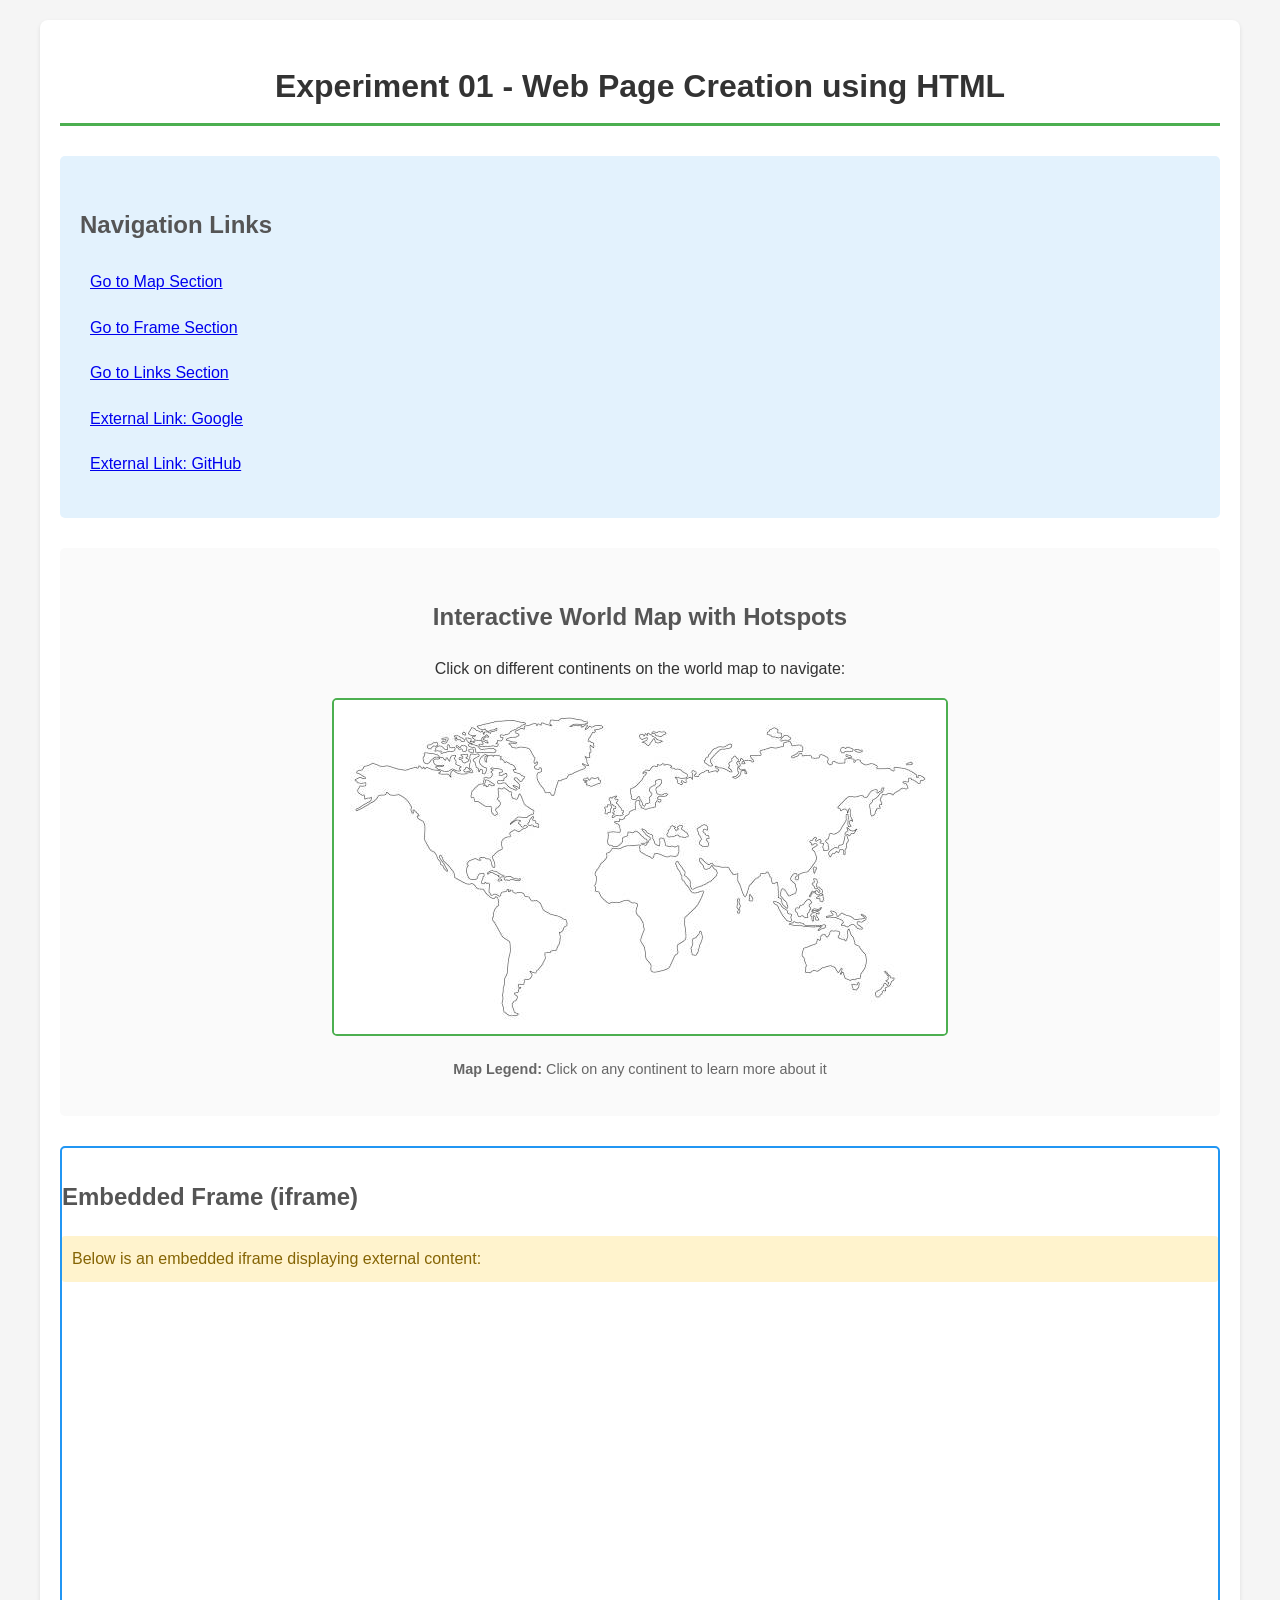
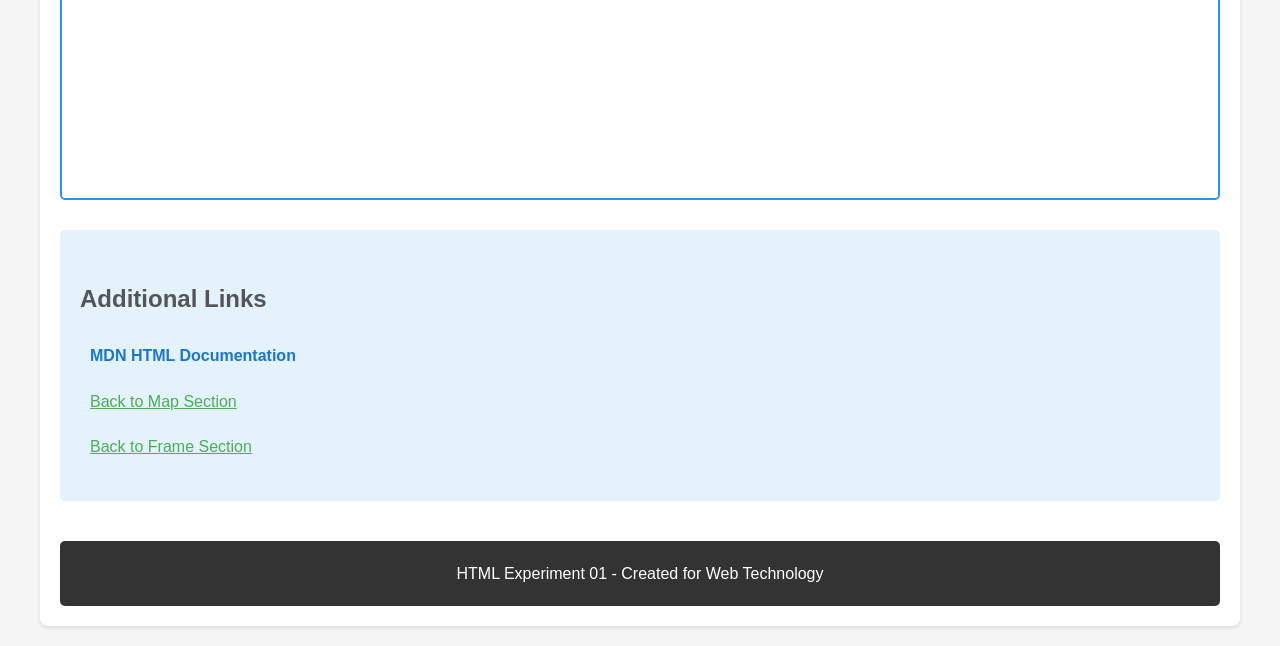
<file: Expt 01/index.html>
<!DOCTYPE html>
<html lang="en">
  <head>
    <meta charset="UTF-8" />
    <meta name="viewport" content="width=device-width, initial-scale=1.0" />
    <meta name="description" content="Web tech Expt 01" />
    <title>Web Tech Expt 01</title>

    <link rel="stylesheet" href="styles.css" />

    <style>
      body {
        font-family: Arial, sans-serif;
        margin: 0;
        padding: 20px;
        background-color: #f5f5f5;
      }

      .container {
        max-width: 1200px;
        margin: 0 auto;
        background-color: white;
        padding: 20px;
        border-radius: 8px;
        box-shadow: 0 2px 4px rgba(0, 0, 0, 0.1);
      }

      h1 {
        color: #333;
        text-align: center;
        border-bottom: 3px solid #4caf50;
        padding-bottom: 10px;
      }

      h2 {
        color: #555;
        margin-top: 30px;
      }

      .map-container {
        text-align: center;
        margin: 30px 0;
        padding: 20px;
        background-color: #fafafa;
        border-radius: 5px;
      }

      .map-image {
        border: 2px solid #4caf50;
        border-radius: 5px;
      }

      .frame-container {
        margin: 30px 0;
        border: 2px solid #2196f3;
        border-radius: 5px;
        overflow: hidden;
      }

      .links-section {
        margin: 30px 0;
        padding: 20px;
        background-color: #e3f2fd;
        border-radius: 5px;
      }

      .links-section ul {
        list-style-type: none;
        padding: 0;
      }

      .links-section li {
        margin: 10px 0;
      }
    </style>
  </head>
  <body>
    <div class="container">
      <h1>Experiment 01 - Web Page Creation using HTML</h1>

      <div class="links-section">
        <h2>Navigation Links</h2>
        <ul>
          <li><a href="#map-section">Go to Map Section</a></li>
          <li><a href="#frame-section">Go to Frame Section</a></li>
          <li><a href="#links-section">Go to Links Section</a></li>
          <li>
            <a href="https://www.google.com" target="_blank"
              >External Link: Google</a
            >
          </li>
          <li>
            <a href="https://www.github.com" target="_blank"
              >External Link: GitHub</a
            >
          </li>
        </ul>
      </div>

      <div id="map-section" class="map-container">
        <h2>Interactive World Map with Hotspots</h2>
        <p>Click on different continents on the world map to navigate:</p>

        <img
          src="public/world_map.jpg"
          alt="World Map"
          usemap="#worldmap"
          class="map-image"
          style="max-width: 100%; height: auto"
        />

        <map name="worldmap">
          <area
            shape="poly"
            coords="100,100,250,80,300,120,280,200,200,220,120,180"
            href="https://www.wikipedia.org/wiki/North_America"
            alt="North America"
            target="_blank"
            title="North America - Click to learn more"
          />

          <area
            shape="poly"
            coords="200,250,280,240,300,320,250,380,200,360"
            href="https://www.wikipedia.org/wiki/South_America"
            alt="South America"
            target="_blank"
            title="South America - Click to learn more"
          />

          <area
            shape="poly"
            coords="400,80,500,70,520,120,480,150,420,140"
            href="https://www.wikipedia.org/wiki/Europe"
            alt="Europe"
            target="_blank"
            title="Europe - Click to learn more"
          />

          <area
            shape="poly"
            coords="450,180,520,170,540,280,500,320,460,300"
            href="https://www.wikipedia.org/wiki/Africa"
            alt="Africa"
            target="_blank"
            title="Africa - Click to learn more"
          />

          <area
            shape="poly"
            coords="550,80,700,70,720,150,680,220,600,200,560,140"
            href="https://www.wikipedia.org/wiki/Asia"
            alt="Asia"
            target="_blank"
            title="Asia - Click to learn more"
          />

          <area
            shape="circle"
            coords="650,320,40"
            href="https://www.wikipedia.org/wiki/Australia"
            alt="Australia"
            target="_blank"
            title="Australia - Click to learn more"
          />
        </map>

        <p style="margin-top: 15px; font-size: 0.9em; color: #666">
          <strong>Map Legend:</strong> Click on any continent to learn more
          about it
        </p>
      </div>

      <div id="frame-section" class="frame-container">
        <h2>Embedded Frame (iframe)</h2>
        <p
          style="
            padding: 10px;
            background-color: #fff3cd;
            color: #856404;
            border-radius: 3px;
          "
        >
          Below is an embedded iframe displaying external content:
        </p>

        <iframe
          src="https://www.wikipedia.org/wiki/HTML"
          width="100%"
          height="500"
          frameborder="0"
          style="border: none; display: block"
          title="Embedded Wikipedia Page"
        >
          <p>
            Your browser does not support iframes.
            <a href="https://www.wikipedia.org/wiki/HTML" target="_blank"
              >Click here</a
            >
            to view the content.
          </p>
        </iframe>
      </div>

      <div id="links-section" class="links-section">
        <h2>Additional Links</h2>
        <ul>
          <li>
            <a
              href="https://developer.mozilla.org/en-US/docs/Web/HTML"
              target="_blank"
              style="color: #1976d2; text-decoration: none; font-weight: bold"
            >
              MDN HTML Documentation
            </a>
          </li>
          <li>
            <a
              href="#map-section"
              style="color: #4caf50; text-decoration: underline"
            >
              Back to Map Section
            </a>
          </li>
          <li>
            <a
              href="#frame-section"
              style="color: #4caf50; text-decoration: underline"
            >
              Back to Frame Section
            </a>
          </li>
        </ul>
      </div>

      <footer
        style="
          margin-top: 40px;
          padding: 20px;
          text-align: center;
          background-color: #333;
          color: white;
          border-radius: 5px;
        "
      >
        <p style="margin: 0">HTML Experiment 01 - Created for Web Technology</p>
      </footer>
    </div>
  </body>
</html>
</file>
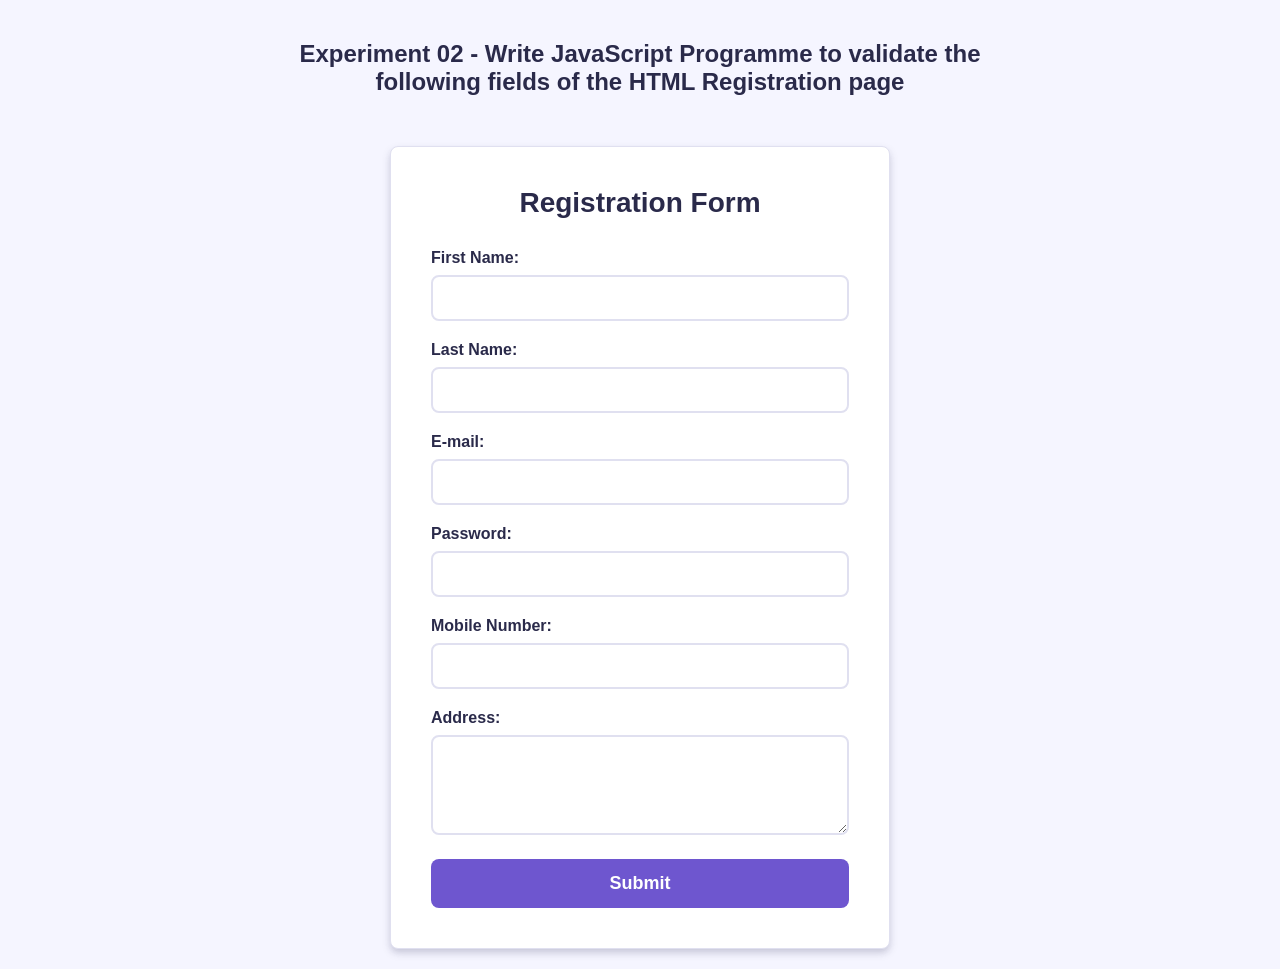
<file: Expt 02/index.html>
<!DOCTYPE html>
<html lang="en">
  <head>
    <meta charset="UTF-8" />
    <meta name="viewport" content="width=device-width, initial-scale=1.0" />
    <title>Web Tech Expt 02</title>
    <link rel="stylesheet" href="styles.css" />
  </head>
  <body>
    <div class="title-container">
      <h1>
        Experiment 02 - Write JavaScript Programme to validate the following
        fields of the HTML Registration page
      </h1>
    </div>
    <div class="container">
      <h1>Registration Form</h1>
      <form id="registrationForm">
        <div class="form-group">
          <label for="firstName">First Name:</label>
          <input type="text" id="firstName" name="firstName" required />
        </div>

        <div class="form-group">
          <label for="lastName">Last Name:</label>
          <input type="text" id="lastName" name="lastName" required />
        </div>

        <div class="form-group">
          <label for="email">E-mail:</label>
          <input type="email" id="email" name="email" required />
        </div>

        <div class="form-group">
          <label for="password">Password:</label>
          <input type="password" id="password" name="password" required />
        </div>

        <div class="form-group">
          <label for="mobile">Mobile Number:</label>
          <input type="text" id="mobile" name="mobile" required />
        </div>

        <div class="form-group">
          <label for="address">Address:</label>
          <textarea id="address" name="address" rows="4" required></textarea>
        </div>

        <button type="submit">Submit</button>
      </form>
    </div>
    <script src="index.js"></script>
  </body>
</html>
</file>
<file: Expt 01/styles.css>
* {
  box-sizing: border-box;
}

body {
  line-height: 1.6;
  color: #333;
}

.container {
  animation: fadeIn 0.5s ease-in;
}

@keyframes fadeIn {
  from {
    opacity: 0;
    transform: translateY(20px);
  }
  to {
    opacity: 1;
    transform: translateY(0);
  }
}

a {
  transition: all 0.3s ease;
}

a:hover {
  opacity: 0.8;
  transform: translateX(5px);
}

a:visited {
  color: #7b1fa2;
}

a:active {
  color: #e91e63;
}

.frame-container {
  background-color: #ffffff;
  transition: border-color 0.3s ease;
}

.frame-container:hover {
  border-color: #1976d2;
}

iframe {
  background-color: #ffffff;
}

.links-section {
  transition: background-color 0.3s ease;
}

.links-section:hover {
  background-color: #bbdefb;
}

.links-section a {
  display: inline-block;
  padding: 5px 10px;
  border-radius: 3px;
}

.links-section a:hover {
  background-color: rgba(255, 255, 255, 0.5);
}

@media (max-width: 768px) {
  .container {
    padding: 10px;
  }

  .map-image {
    width: 100%;
    height: auto;
  }

  iframe {
    height: 400px;
  }
}

@media print {
  .frame-container,
  iframe {
    display: none;
  }

  .links-section {
    background-color: transparent;
  }
}
</file>
<file: Expt 02/styles.css>
:root {
  --background: oklch(0.973 0.0133 286.1503);
  --foreground: oklch(0.3015 0.0572 282.4176);
  --card: oklch(1 0 0);
  --card-foreground: oklch(0.3015 0.0572 282.4176);
  --popover: oklch(1 0 0);
  --popover-foreground: oklch(0.3015 0.0572 282.4176);
  --primary: oklch(0.5417 0.179 288.0332);
  --primary-foreground: oklch(1 0 0);
  --secondary: oklch(0.9174 0.0435 292.6901);
  --secondary-foreground: oklch(0.4143 0.1039 288.1742);
  --muted: oklch(0.958 0.0133 286.1454);
  --muted-foreground: oklch(0.5426 0.0465 284.7435);
  --accent: oklch(0.9221 0.0373 262.141);
  --accent-foreground: oklch(0.3015 0.0572 282.4176);
  --destructive: oklch(0.6861 0.2061 14.9941);
  --destructive-foreground: oklch(1 0 0);
  --border: oklch(0.9115 0.0216 285.9625);
  --input: oklch(0.9115 0.0216 285.9625);
  --ring: oklch(0.5417 0.179 288.0332);
  --chart-1: oklch(0.5417 0.179 288.0332);
  --chart-2: oklch(0.7042 0.1602 288.988);
  --chart-3: oklch(0.5679 0.2113 276.7065);
  --chart-4: oklch(0.6356 0.1922 281.8054);
  --chart-5: oklch(0.4509 0.1758 279.3838);
  --sidebar: oklch(0.958 0.0133 286.1454);
  --sidebar-foreground: oklch(0.3015 0.0572 282.4176);
  --sidebar-primary: oklch(0.5417 0.179 288.0332);
  --sidebar-primary-foreground: oklch(1 0 0);
  --sidebar-accent: oklch(0.9221 0.0373 262.141);
  --sidebar-accent-foreground: oklch(0.3015 0.0572 282.4176);
  --sidebar-border: oklch(0.9115 0.0216 285.9625);
  --sidebar-ring: oklch(0.5417 0.179 288.0332);
  --font-sans: Inter, sans-serif;
  --font-serif: Georgia, serif;
  --font-mono: JetBrains Mono, monospace;
  --radius: 0.5rem;
  --shadow-x: 0px;
  --shadow-y: 4px;
  --shadow-blur: 10px;
  --shadow-spread: 0px;
  --shadow-opacity: 0.12;
  --shadow-color: hsl(240 30% 25%);
  --shadow-2xs: 0px 4px 10px 0px hsl(240 30% 25% / 0.06);
  --shadow-xs: 0px 4px 10px 0px hsl(240 30% 25% / 0.06);
  --shadow-sm: 0px 4px 10px 0px hsl(240 30% 25% / 0.12),
    0px 1px 2px -1px hsl(240 30% 25% / 0.12);
  --shadow: 0px 4px 10px 0px hsl(240 30% 25% / 0.12),
    0px 1px 2px -1px hsl(240 30% 25% / 0.12);
  --shadow-md: 0px 4px 10px 0px hsl(240 30% 25% / 0.12),
    0px 2px 4px -1px hsl(240 30% 25% / 0.12);
  --shadow-lg: 0px 4px 10px 0px hsl(240 30% 25% / 0.12),
    0px 4px 6px -1px hsl(240 30% 25% / 0.12);
  --shadow-xl: 0px 4px 10px 0px hsl(240 30% 25% / 0.12),
    0px 8px 10px -1px hsl(240 30% 25% / 0.12);
  --shadow-2xl: 0px 4px 10px 0px hsl(240 30% 25% / 0.3);
  --tracking-normal: 0em;
  --spacing: 0.25rem;
}

.light {
  --background: oklch(0.1743 0.0227 283.7998);
  --foreground: oklch(0.9185 0.0257 285.8834);
  --card: oklch(0.2284 0.0384 282.9324);
  --card-foreground: oklch(0.9185 0.0257 285.8834);
  --popover: oklch(0.2284 0.0384 282.9324);
  --popover-foreground: oklch(0.9185 0.0257 285.8834);
  --primary: oklch(0.7162 0.1597 290.3962);
  --primary-foreground: oklch(0.1743 0.0227 283.7998);
  --secondary: oklch(0.3139 0.0736 283.4591);
  --secondary-foreground: oklch(0.8367 0.0849 285.9111);
  --muted: oklch(0.271 0.0621 281.4377);
  --muted-foreground: oklch(0.7166 0.0462 285.1741);
  --accent: oklch(0.3354 0.0828 280.9705);
  --accent-foreground: oklch(0.9185 0.0257 285.8834);
  --destructive: oklch(0.6861 0.2061 14.9941);
  --destructive-foreground: oklch(1 0 0);
  --border: oklch(0.3261 0.0597 282.5832);
  --input: oklch(0.3261 0.0597 282.5832);
  --ring: oklch(0.7162 0.1597 290.3962);
  --chart-1: oklch(0.7162 0.1597 290.3962);
  --chart-2: oklch(0.6382 0.1047 274.9117);
  --chart-3: oklch(0.7482 0.1235 244.7492);
  --chart-4: oklch(0.7124 0.0977 186.6761);
  --chart-5: oklch(0.7546 0.1831 346.8124);
  --sidebar: oklch(0.2284 0.0384 282.9324);
  --sidebar-foreground: oklch(0.9185 0.0257 285.8834);
  --sidebar-primary: oklch(0.7162 0.1597 290.3962);
  --sidebar-primary-foreground: oklch(0.1743 0.0227 283.7998);
  --sidebar-accent: oklch(0.3354 0.0828 280.9705);
  --sidebar-accent-foreground: oklch(0.9185 0.0257 285.8834);
  --sidebar-border: oklch(0.3261 0.0597 282.5832);
  --sidebar-ring: oklch(0.7162 0.1597 290.3962);
  --font-sans: Inter, sans-serif;
  --font-serif: Georgia, serif;
  --font-mono: JetBrains Mono, monospace;
  --radius: 0.5rem;
  --shadow-x: 0px;
  --shadow-y: 4px;
  --shadow-blur: 10px;
  --shadow-spread: 0px;
  --shadow-opacity: 0.12;
  --shadow-color: hsl(240 30% 25%);
  --shadow-2xs: 0px 4px 10px 0px hsl(240 30% 25% / 0.06);
  --shadow-xs: 0px 4px 10px 0px hsl(240 30% 25% / 0.06);
  --shadow-sm: 0px 4px 10px 0px hsl(240 30% 25% / 0.12),
    0px 1px 2px -1px hsl(240 30% 25% / 0.12);
  --shadow: 0px 4px 10px 0px hsl(240 30% 25% / 0.12),
    0px 1px 2px -1px hsl(240 30% 25% / 0.12);
  --shadow-md: 0px 4px 10px 0px hsl(240 30% 25% / 0.12),
    0px 2px 4px -1px hsl(240 30% 25% / 0.12);
  --shadow-lg: 0px 4px 10px 0px hsl(240 30% 25% / 0.12),
    0px 4px 6px -1px hsl(240 30% 25% / 0.12);
  --shadow-xl: 0px 4px 10px 0px hsl(240 30% 25% / 0.12),
    0px 8px 10px -1px hsl(240 30% 25% / 0.12);
  --shadow-2xl: 0px 4px 10px 0px hsl(240 30% 25% / 0.3);
}

* {
  margin: 0;
  padding: 0;
  box-sizing: border-box;
}

body {
  font-family: var(--font-sans);
  background: var(--background);
  color: var(--foreground);
  min-height: 100vh;
  display: flex;
  flex-direction: column;
  justify-content: flex-start;
  align-items: center;
  padding: 20px;
}

.title-container {
  width: 100%;
  max-width: 800px;
  text-align: center;
  margin-bottom: 30px;
  padding: 20px;
}

.title-container h1 {
  margin-bottom: 0;
  font-size: 24px;
  color: var(--foreground);
}

.container {
  background: var(--card);
  color: var(--card-foreground);
  border-radius: var(--radius);
  box-shadow: var(--shadow-lg);
  padding: 40px;
  max-width: 500px;
  width: 100%;
  border: 1px solid var(--border);
}

h1 {
  text-align: center;
  color: var(--foreground);
  margin-bottom: 30px;
  font-size: 28px;
}

.form-group {
  margin-bottom: 20px;
}

label {
  display: block;
  margin-bottom: 8px;
  color: var(--foreground);
  font-weight: 600;
}

input[type="text"],
input[type="email"],
input[type="password"],
textarea {
  width: 100%;
  padding: 12px;
  border: 2px solid var(--input);
  border-radius: var(--radius);
  font-size: 16px;
  background: var(--card);
  color: var(--foreground);
  transition: border-color 0.3s;
  font-family: var(--font-sans);
}

input[type="text"]:focus,
input[type="email"]:focus,
input[type="password"]:focus,
textarea:focus {
  outline: none;
  border-color: var(--ring);
}

textarea {
  resize: vertical;
  font-family: var(--font-sans);
}

button {
  width: 100%;
  padding: 14px;
  background: var(--primary);
  color: var(--primary-foreground);
  border: none;
  border-radius: var(--radius);
  font-size: 18px;
  font-weight: 600;
  cursor: pointer;
  transition: transform 0.2s, box-shadow 0.2s;
  font-family: var(--font-sans);
}

button:hover {
  transform: translateY(-2px);
  box-shadow: var(--shadow-md);
}

button:active {
  transform: translateY(0);
}
</file>
